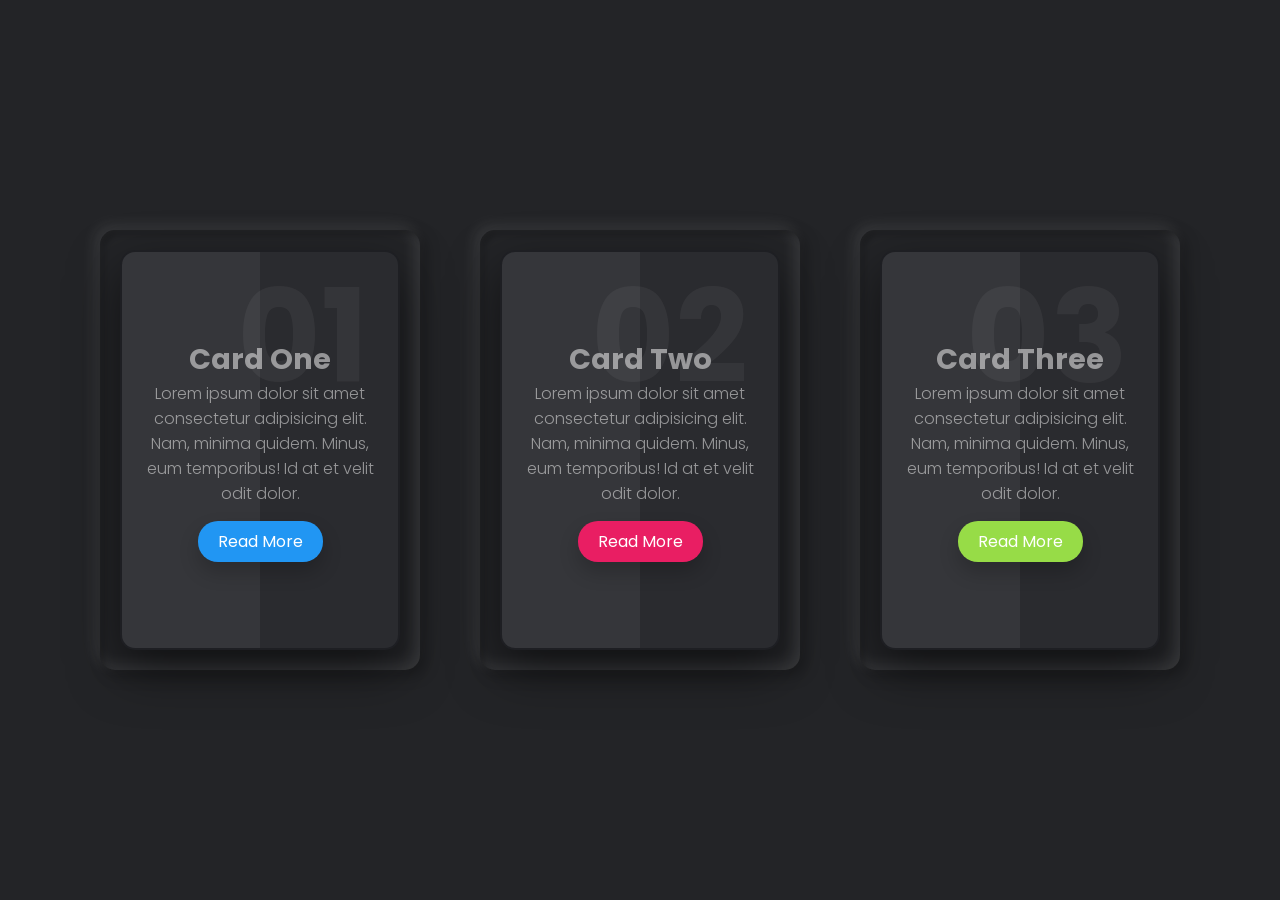
<file: index.html>
<!DOCTYPE html>
<html lang="en">
  <head>
    <meta charset="UTF-8" />
    <meta http-equiv="X-UA-Compatible" content="IE=edge" />
    <meta name="viewport" content="width=device-width, initial-scale=1.0" />
    <link rel="preconnect" href="https://fonts.googleapis.com" />
    <link rel="preconnect" href="https://fonts.gstatic.com" crossorigin />
    <link
      href="https://fonts.googleapis.com/css2?family=Poppins:ital,wght@0,100;0,200;0,300;0,400;0,500;0,600;0,700;0,800;0,900;1,100;1,200;1,300;1,400;1,500;1,600;1,700;1,800;1,900&display=swap"
      rel="stylesheet"
    />
    <style>
      * {
        margin: 0;
        padding: 0;
        box-sizing: border-box;
        font-family: "Poppins", sans-serif;
      }

      body {
        display: flex;
        justify-content: center;
        align-items: center;
        flex-wrap: wrap;
        min-height: 100vh;
        background: #232427;
      }

      .container {
        display: flex;
        justify-content: center;
        align-items: center;
        flex-wrap: wrap;
        max-width: 1200px;
        margin: 40px 0;
      }

      .container .card {
        position: relative;
        min-width: 320px;
        height: 440px;
        /* border: rgb(114, 250, 232) 1px solid; */
        box-shadow: inset 5px 5px 5px rgba(0, 0, 0, 0.2),
          inset -5px -5px 15px rgba(255, 255, 255, 0.1),
          5px 5px 15px rgba(0, 0, 0, 0.3),
          -5px -5px 15px rgba(255, 255, 255, 0.1);
        border-radius: 15px;
        margin: 30px;
      }

      .container .card .box {
        position: absolute;
        top: 20px;
        left: 20px;
        right: 20px;
        bottom: 20px;
        background: #2a2b2f;
        border: 2px solid #1e1f23;
        border-radius: 15px;
        box-shadow: 0 20px 50px rgba(0, 0, 0, 0.5);
        transition: 0.5s;
        display: flex;
        justify-content: center;
        align-items: center;
        overflow: hidden;
      }

      .container .card .box:before {
        content: "";
        position: absolute;
        top: 0;
        left: 0;
        width: 50%;
        height: 100%;
        background: rgba(255, 255, 255, 0.05);
        pointer-events: none;
      }

      .container .card .box:hover {
        transform: translateY(-50px);
        box-shadow: 0 40px 70px rgba(0, 0, 0, 0.5);
      }

      .container .card .box .content {
        padding: 20px;
        text-align: center;
      }

      .container .card .box .content h2 {
        position: absolute;
        top: -10px;
        right: 30px;
        font-size: 8em;
        color: rgba(255, 255, 255, 0.05);
      }

      .container .card .box .content h3 {
        font-size: 1.8em;
        color: rgba(255, 255, 255, 0.5);
        z-index: 1;
        transition: 0.5s;
      }

      .container .card .box .content p {
        font-size: 16px;
        font-weight: 300;
        color: rgba(255, 255, 255, 0.5);
        z-index: 1;
        transition: 0.5s;
      }

      .container .card .box .content a {
        position: relative;
        display: inline-block;
        padding: 8px 20px;
        background: #000;
        margin-top: 15px;
        border-radius: 20px;
        text-decoration: none;
        font-weight: 400;
        color: #fff;
        box-shadow: 0 10px 20px rgba(0, 0, 0, 0.2);
      }

      .container .card:nth-child(1) .box .content a {
        background: #2196f3;
      }

      .container .card:nth-child(2) .box .content a {
        background: #e91e63;
      }

      .container .card:nth-child(3) .box .content a {
        background: #97dc47;
      }
    </style>
    <title>Card</title>
  </head>
  <body>
    <div class="container">
      <div class="card">
        <div class="box">
          <div class="content">
            <h2>01</h2>
            <h3>Card One</h3>
            <p>
              Lorem ipsum dolor sit amet consectetur adipisicing elit. Nam,
              minima quidem. Minus, eum temporibus! Id at et velit odit dolor.
            </p>
            <a href="#">Read More</a>
          </div>
        </div>
      </div>
      <div class="card">
        <div class="box">
          <div class="content">
            <h2>02</h2>
            <h3>Card Two</h3>
            <p>
              Lorem ipsum dolor sit amet consectetur adipisicing elit. Nam,
              minima quidem. Minus, eum temporibus! Id at et velit odit dolor.
            </p>
            <a href="#">Read More</a>
          </div>
        </div>
      </div>
      <div class="card">
        <div class="box">
          <div class="content">
            <h2>03</h2>
            <h3>Card Three</h3>
            <p>
              Lorem ipsum dolor sit amet consectetur adipisicing elit. Nam,
              minima quidem. Minus, eum temporibus! Id at et velit odit dolor.
            </p>
            <a href="#">Read More</a>
          </div>
        </div>
      </div>
    </div>
  </body>
</html>
</file>
